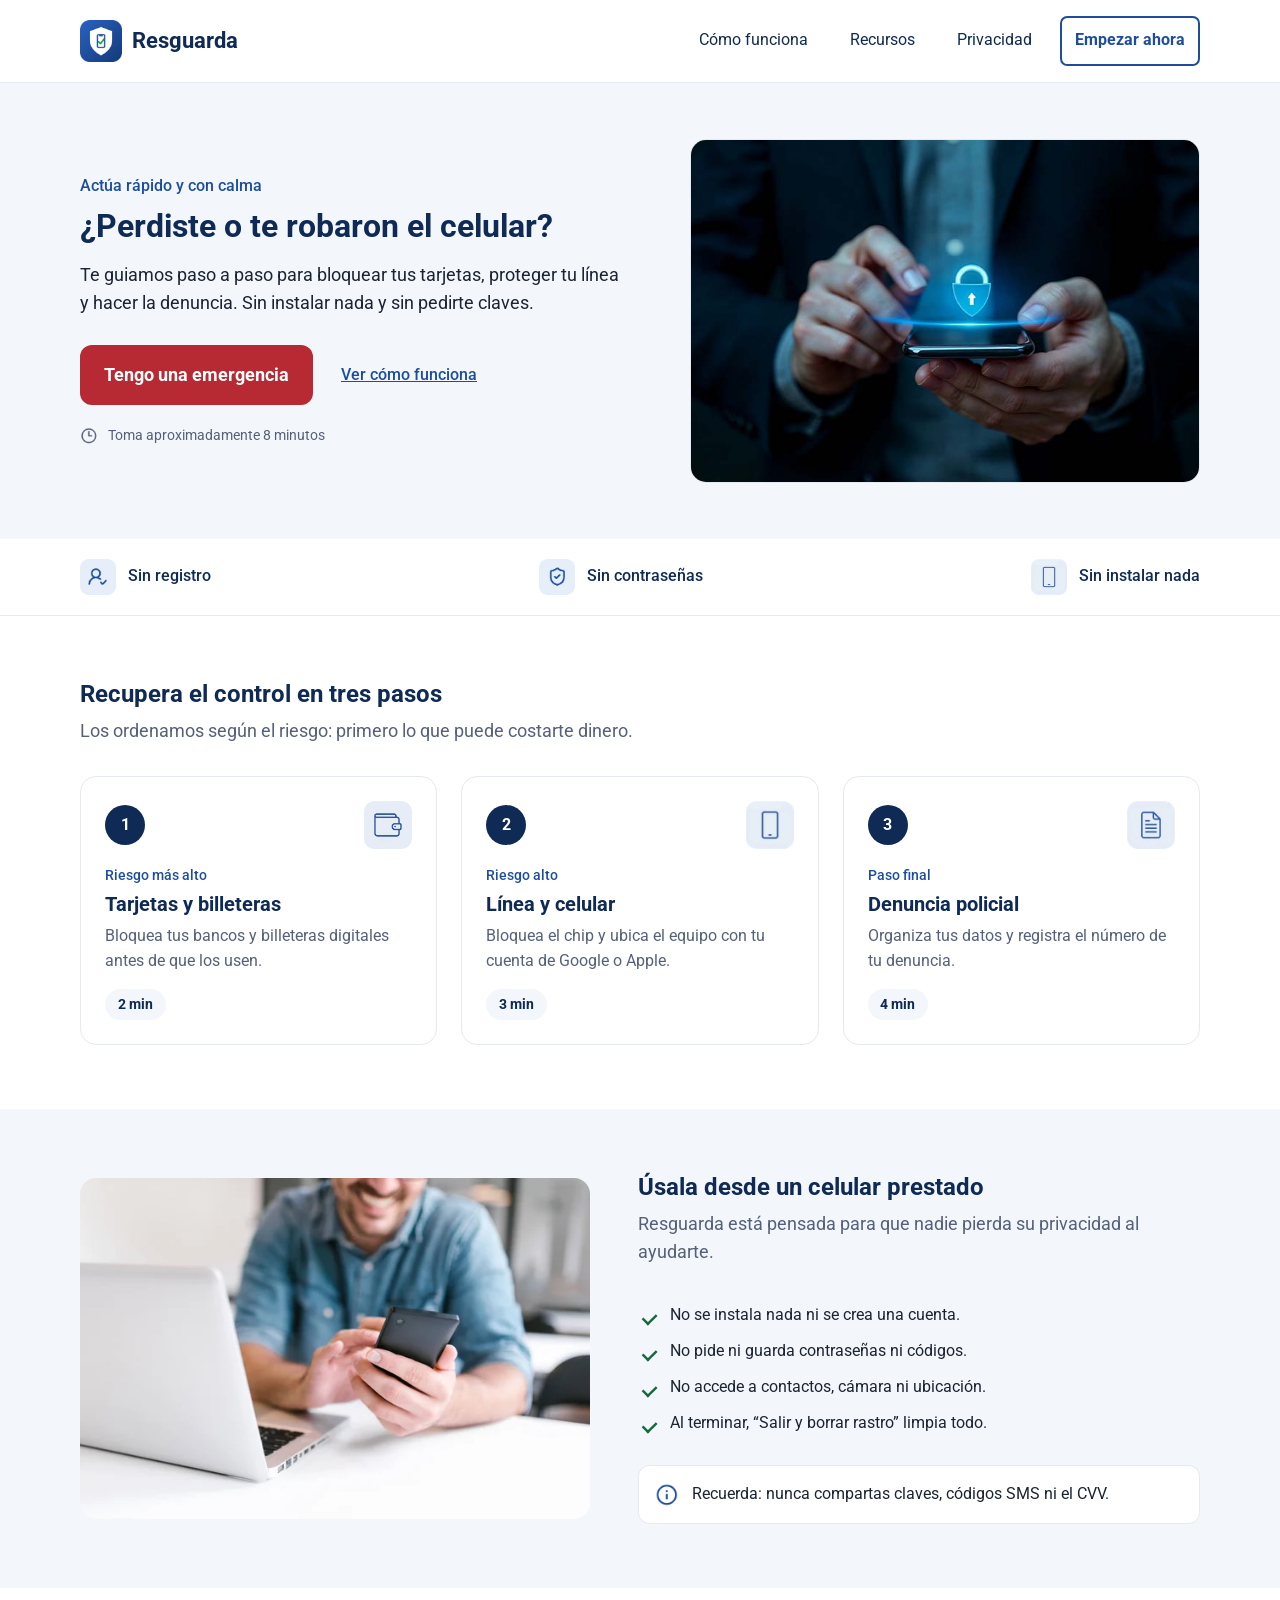
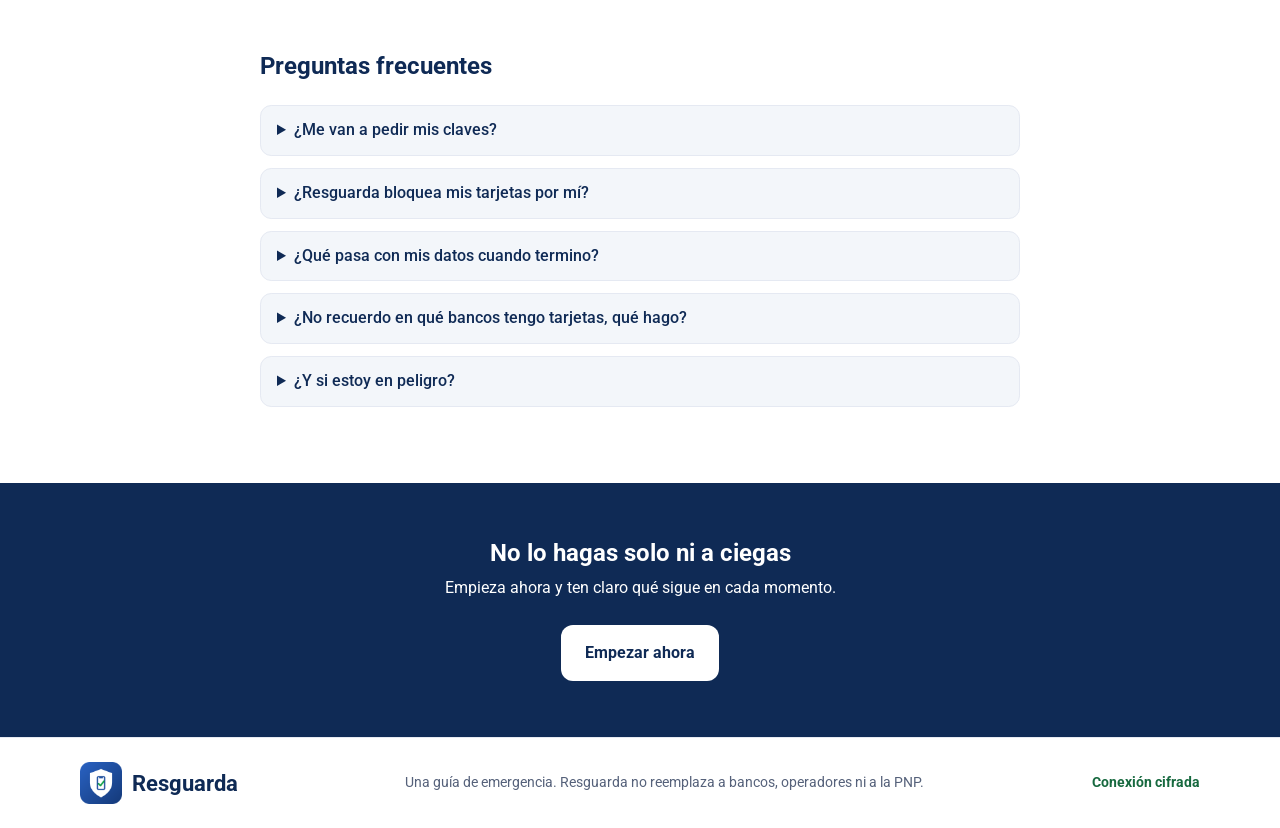
<file: index.html>
<!DOCTYPE html>
<html lang="es">
<head>
    <meta charset="utf-8">
    <meta name="viewport" content="width=device-width, initial-scale=1.0">
    <title>Resguarda | Qué hacer si te roban o pierdes el celular</title>
    <meta name="description" content="Guía paso a paso para bloquear tus tarjetas, proteger tu línea y hacer la denuncia si te roban o pierdes el celular. Sin registro y sin claves.">
    <link rel="preconnect" href="https://fonts.googleapis.com">
    <link rel="preconnect" href="https://fonts.gstatic.com" crossorigin>
    <link rel="stylesheet" href="https://fonts.googleapis.com/css2?family=Roboto:wght@400;500;700&display=swap">
    <link rel="stylesheet" href="css/styles.css">
</head>
<body>
    <header class="cabecera">
        <div class="contenedor barra">
            <a class="marca" href="index.html">
                <img src="assets/icons/icono1.png" alt="" width="42" height="42">
                <span>Resguarda</span>
            </a>
<button id="boton-menu" class="hamburguesa" type="button"
                aria-controls="navegacion" aria-expanded="false">
            <span class="lineas" aria-hidden="true"><span></span><span></span><span></span></span>
            Menú
        </button>
            <nav id="navegacion" class="navegacion" aria-label="Navegación principal">
                <ul class="menu">
                    <li><a href="#pasos">Cómo funciona</a></li>
                    <li><a href="pages/informacion.html">Recursos</a></li>
                    <li><a href="#privacidad">Privacidad</a></li>
                    <li><a class="boton-borde" href="pages/emergencia.html">Empezar ahora</a></li>
                </ul>
            </nav>
        </div>
    </header>

    <main>
        <!-- Inicio -->
        <section class="hero">
            <div class="contenedor hero-grid">
                <div class="hero-texto">
                    <p class="hero-aviso">Actúa rápido y con calma</p>
                    <h1>¿Perdiste o te robaron el celular?</h1>
                    <p class="hero-lead">Te guiamos paso a paso para bloquear tus tarjetas, proteger tu línea y hacer la denuncia. Sin instalar nada y sin pedirte claves.</p>

                    <div class="hero-acciones">
                        <a class="rojoB" href="pages/emergencia.html">Tengo una emergencia</a>
                        <a class="enlace-flecha" href="#pasos">Ver cómo funciona</a>
                    </div>

                    <div class="dato-tiempo">
                        <img src="assets/icons/reloj.png" alt="" width="18" height="18">
                        <p>Toma aproximadamente 8 minutos</p>
                    </div>
                </div>

                <img class="hero-imagen" src="assets/images/imagen2.jpg" alt="Manos sosteniendo un celular con un candado de seguridad sobre la pantalla" width="700" height="471">
            </div>
        </section>

        <!-- Beneficios -->
        <section class="beneficios" aria-label="Beneficios">
            <ul class="contenedor beneficios-lista">
                <li><img src="assets/icons/icono_persona.png" alt="" width="36" height="36"> Sin registro</li>
                <li><img src="assets/icons/icono_escudo.png" alt="" width="36" height="36"> Sin contraseñas</li>
                <li><img src="assets/icons/icon_cel.png" alt="" width="36" height="36"> Sin instalar nada</li>
            </ul>
        </section>

        <!-- Los 3 pasos -->
        <section class="seccion" id="pasos">
            <div class="contenedor">
                <h2>Recupera el control en tres pasos</h2>
                <p class="seccion-lead">Los ordenamos según el riesgo: primero lo que puede costarte dinero.</p>

                <ol class="pasos-grid">
                    <li class="tarjeta-paso">
                        <div class="tarjeta-cabecera">
                            <span class="numero-paso">1</span>
                            <img src="assets/icons/icon_mon.png" alt="" width="48" height="48">
                        </div>
                        <p class="riesgo-texto">Riesgo más alto</p>
                        <h3>Tarjetas y billeteras</h3>
                        <p class="descripcion">Bloquea tus bancos y billeteras digitales antes de que los usen.</p>
                        <span class="tiempo">2 min</span>
                    </li>
                    <li class="tarjeta-paso">
                        <div class="tarjeta-cabecera">
                            <span class="numero-paso">2</span>
                            <img src="assets/icons/icon_cel.png" alt="" width="48" height="48">
                        </div>
                        <p class="riesgo-texto">Riesgo alto</p>
                        <h3>Línea y celular</h3>
                        <p class="descripcion">Bloquea el chip y ubica el equipo con tu cuenta de Google o Apple.</p>
                        <span class="tiempo">3 min</span>
                    </li>
                    <li class="tarjeta-paso">
                        <div class="tarjeta-cabecera">
                            <span class="numero-paso">3</span>
                            <img src="assets/icons/icon_doc.png" alt="" width="48" height="48">
                        </div>
                        <p class="riesgo-texto">Paso final</p>
                        <h3>Denuncia policial</h3>
                        <p class="descripcion">Organiza tus datos y registra el número de tu denuncia.</p>
                        <span class="tiempo">4 min</span>
                    </li>
                </ol>
            </div>
        </section>

        <!-- Modo prestado -->
        <section class="seccion seccion-gris" id="privacidad">
            <div class="contenedor prestado-grid">
                <img class="prestado-imagen" src="assets/images/imagen1.jpg" alt="Persona usando un celular frente a una laptop" width="600" height="400" loading="lazy">

                <div>
                    <h2>Úsala desde un celular prestado</h2>
                    <p class="seccion-lead">Resguarda está pensada para que nadie pierda su privacidad al ayudarte.</p>
                    <ul class="lista-check">
                        <li>No se instala nada ni se crea una cuenta.</li>
                        <li>No pide ni guarda contraseñas ni códigos.</li>
                        <li>No accede a contactos, cámara ni ubicación.</li>
                        <li>Al terminar, “Salir y borrar rastro” limpia todo.</li>
                    </ul>
                    <div class="aviso-info">
                        <img src="assets/icons/icono_info.png" alt="" width="24" height="24">
                        <p>Recuerda: nunca compartas claves, códigos SMS ni el CVV.</p>
                    </div>
                </div>
            </div>
        </section>

        <!-- Preguntas frecuentes -->
        <section class="seccion" id="faq">
            <div class="contenedor faq-contenedor">
                <h2>Preguntas frecuentes</h2>
                <div class="faq">
                    <details>
                        <summary>¿Me van a pedir mis claves?</summary>
                        <p>No. Resguarda nunca te pide contraseñas, códigos SMS ni el CVV de tus tarjetas. Si alguien te los pide, no los des.</p>
                    </details>
                    <details>
                        <summary>¿Resguarda bloquea mis tarjetas por mí?</summary>
                        <p>No. Te guía y te deja a un toque el número de cada entidad, pero el bloqueo lo haces tú con tu banco u operador.</p>
                    </details>
                    <details>
                        <summary>¿Qué pasa con mis datos cuando termino?</summary>
                        <p>Solo se guardan mientras la pestaña está abierta. Al salir, todo se borra del equipo que usaste.</p>
                    </details>
                    <details>
                        <summary>¿No recuerdo en qué bancos tengo tarjetas, qué hago?</summary>
                        <p>Puedes seguir con los demás pasos y volver después. Resguarda te recomienda revisar tus movimientos cuando puedas.</p>
                    </details>
                    <details>
                        <summary>¿Y si estoy en peligro?</summary>
                        <p>Ponte a salvo primero. Para emergencias policiales llama al <a href="tel:105">105</a>.</p>
                    </details>
                </div>
            </div>
        </section>

        <!-- Cierre -->
        <section class="cierre">
            <div class="contenedor cierre-contenido">
                <h2>No lo hagas solo ni a ciegas</h2>
                <p>Empieza ahora y ten claro qué sigue en cada momento.</p>
                <a class="boton-claro" href="pages/emergencia.html">Empezar ahora</a>
            </div>
        </section>
    </main>

    <footer class="pie">
        <div class="contenedor barra">
            <a class="marca" href="index.html">
                <img src="assets/icons/icono1.png" alt="" width="42" height="42">
                <span>Resguarda</span>
            </a>

            <p class="aviso">Una guía de emergencia. Resguarda no reemplaza a bancos, operadores ni a la PNP.</p>

            <p class="seguro">Conexión cifrada</p>
        </div>
    </footer>
<script src="https://ajax.googleapis.com/ajax/libs/jquery/3.4.1/jquery.min.js"></script>
<script src="js/main.js"></script>
</body>
</html>
</file>
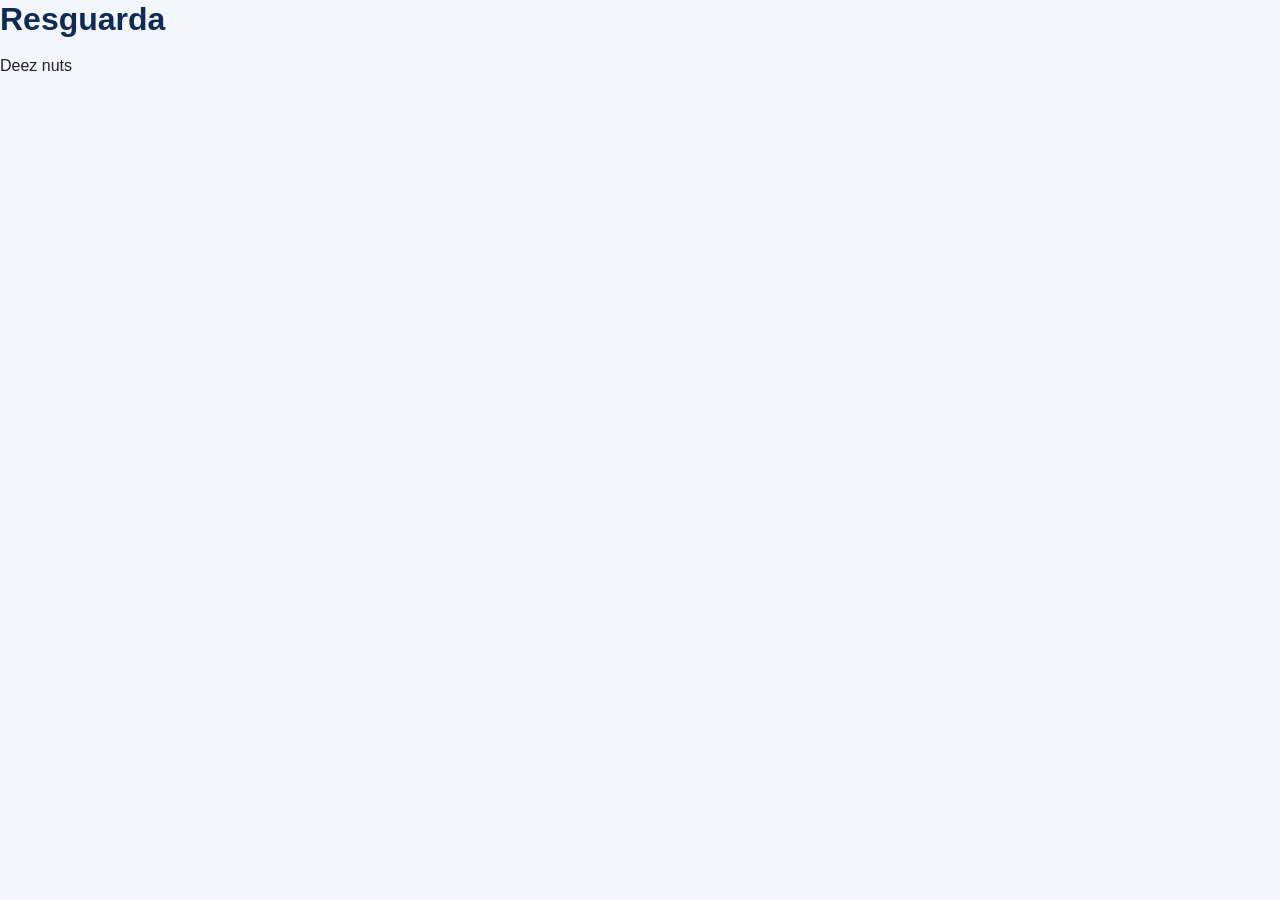
<file: pages/index.html>
<!DOCTYPE html>
<html lang="es">
<head>
        <meta charset="utf-8"/>
    <title>Resguarda</title>
    <link rel="stylesheet" href="../css/styles.css">
</head>
<body>
    <header>
        <h1>Resguarda</h1>
    </header>
    <main>
        <div class="deez_div">
            <p>Deez nuts</p>
        </div>
    </main>

</body>
</html>
</file>
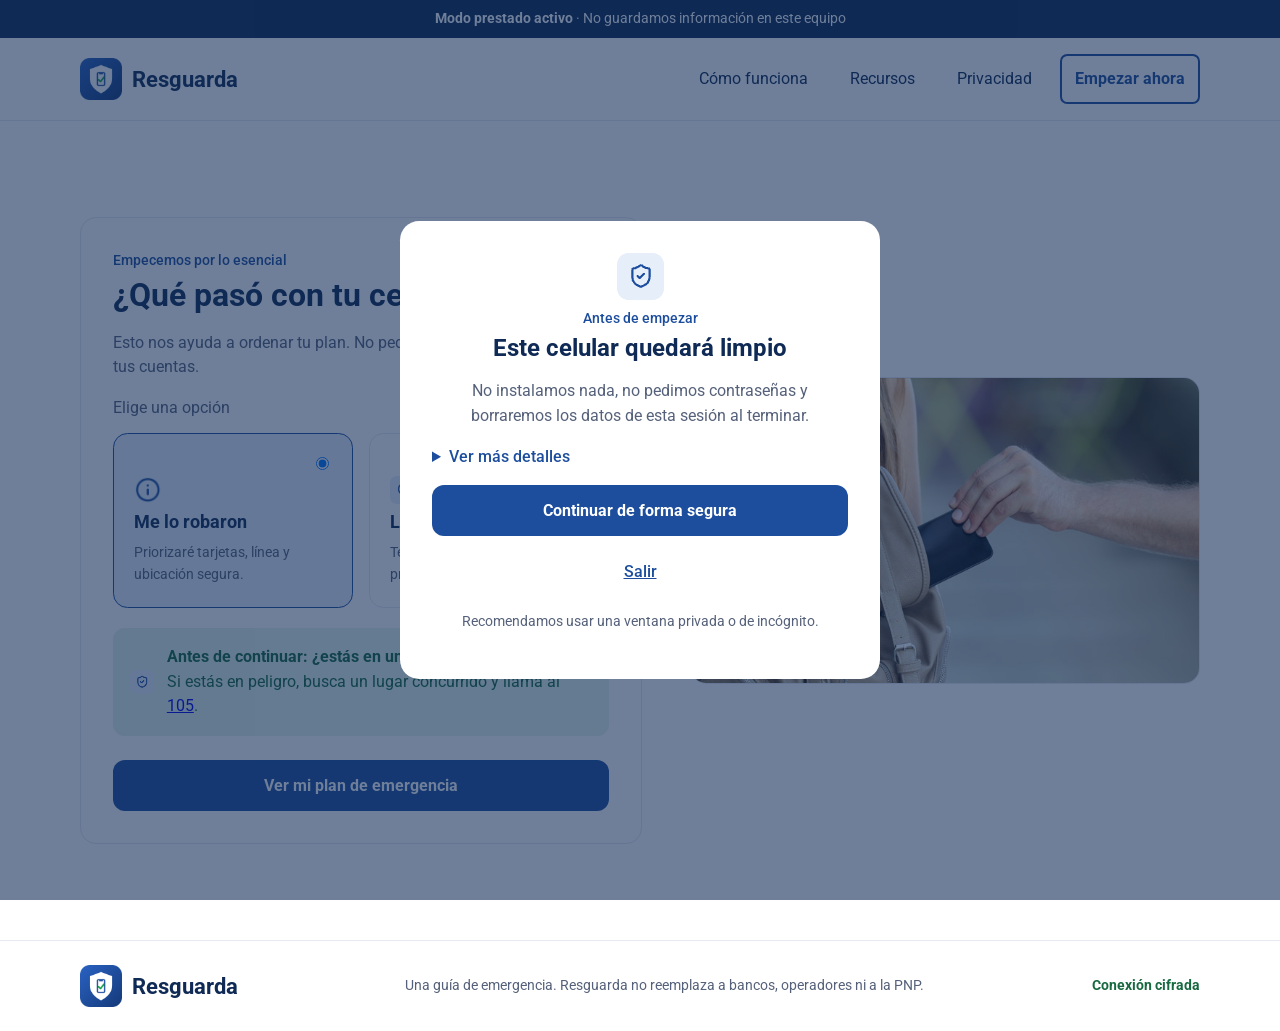
<file: pages/emergencia.html>
<!DOCTYPE html>
<html lang="es">
<head>
    <meta charset="UTF-8">
    <meta name="viewport" content="width=device-width, initial-scale=1.0">
    <title>Resguarda | ¿Qué pasó con tu celular?</title>
    <link rel="stylesheet" href="https://fonts.googleapis.com/css2?family=Roboto:wght@400;500;700&display=swap">
    <link rel="stylesheet" href="../css/styles.css">
</head>
<body>
    <!-- HU-021: aviso de modo prestado en todas las pantallas del recorrido -->
    <div class="barra-prestado">
        <p><strong>Modo prestado activo</strong> · No guardamos información en este equipo</p>
    </div>

    <!-- HU-020: aviso de privacidad antes de empezar -->
    <div class="modal" id="modal-aviso">
        <section class="modal-caja" aria-labelledby="titulo-aviso">
            <img src="../assets/icons/icono_escudo.png" alt="" width="47" height="47">
            <p class="riesgo-texto">Antes de empezar</p>
            <h2 id="titulo-aviso">Este celular quedará limpio</h2>
            <p class="descripcion">No instalamos nada, no pedimos contraseñas y borraremos los datos de esta sesión al terminar.</p>
            <details class="detalle">
                <summary>Ver más detalles</summary>
                <ul>
                    <li>No accedemos a contactos, cámara ni ubicación.</li>
                    <li>El autocompletado está desactivado.</li>
                    <li>Puedes salir y borrar el rastro en cualquier momento.</li>
                </ul>
            </details>
            <button class="btn_azul btn-ancho" type="button" id="boton-continuar">Continuar de forma segura</button>
            <a class="enlace-flecha" href="../index.html">Salir</a>
            <p class="nota">Recomendamos usar una ventana privada o de incógnito.</p>
        </section>
    </div>

    <header class="cabecera">
        <div class="contenedor barra">
            <a class="marca" href="../index.html">
                <img src="../assets/icons/icono1.png" alt="" width="42" height="42">
                <span>Resguarda</span>
            </a>
<button id="boton-menu" class="hamburguesa" type="button"
                aria-controls="navegacion" aria-expanded="false">
            <span class="lineas" aria-hidden="true"><span></span><span></span><span></span></span>
            Menú
            </button>
            <nav id="navegacion" class="navegacion" aria-label="Navegación principal">
                <ul class="menu">
                    <li><a href="../index.html#pasos">Cómo funciona</a></li>
                    <li><a href="informacion.html">Recursos</a></li>
                    <li><a href="../index.html#privacidad">Privacidad</a></li>
                    <li><a class="boton-borde" href="emergencia.html">Empezar ahora</a></li>
                </ul>
            </nav>
        </div>
    </header>

    <main class="seccion">
        <div class="contenedor hero-grid">

            <form class="panel-ruta" id="form-emergencia" autocomplete="off">
                <p class="riesgo-texto">Empecemos por lo esencial</p>
                <h1>¿Qué pasó con tu celular?</h1>
                <p class="descripcion">Esto nos ayuda a ordenar tu plan. No pediremos acceso al equipo ni a tus cuentas.</p>

                <fieldset class="opciones">
                    <legend>Elige una opción</legend>

                    <label class="opcion">
                        <input type="radio" name="situacion" value="robo" checked>
                        <img src="../assets/icons/icono_info.png" alt="" width="28" height="28">
                        <span class="opcion-titulo">Me lo robaron</span>
                        <span class="opcion-texto">Priorizaré tarjetas, línea y ubicación segura.</span>
                    </label>

                    <label class="opcion">
                        <input type="radio" name="situacion" value="perdida">
                        <img src="../assets/icons/icono_lupa.png" alt="" width="28" height="28">
                        <span class="opcion-titulo">Lo perdí</span>
                        <span class="opcion-texto">Te ayudaré a buscarlo y proteger tus accesos.</span>
                    </label>
                </fieldset>

                <div class="aviso-info aviso-verde">
                    <img src="../assets/icons/icono_escudo.png" alt="" width="24" height="24">
                    <div>
                        <p><strong>Antes de continuar: ¿estás en un lugar seguro?</strong></p>
                        <p>Si estás en peligro, busca un lugar concurrido y llama al <a href="tel:105">105</a>.</p>
                    </div>
                </div>

                <button type="submit" class="btn_azul btn-ancho">Ver mi plan de emergencia</button>
            </form>

            <img class="hero-imagen" src="../assets/images/imagen5.jpg"
                 alt="Persona a la que le sacan el celular de la mochila" width="600" height="700">

        </div>
    </main>

    <footer class="pie">
        <div class="contenedor barra">
            <a class="marca" href="../index.html">
                <img src="../assets/icons/icono1.png" alt="" width="42" height="42">
                <span>Resguarda</span>
            </a>
            <p class="aviso">Una guía de emergencia. Resguarda no reemplaza a bancos, operadores ni a la PNP.</p>
            <p class="seguro">Conexión cifrada</p>
        </div>
    </footer>

    <script src="https://ajax.googleapis.com/ajax/libs/jquery/3.4.1/jquery.min.js"></script>
    <script src="../js/main.js"></script>
    <script src="../js/emergencia.js"></script>
</body>
</html>
</file>
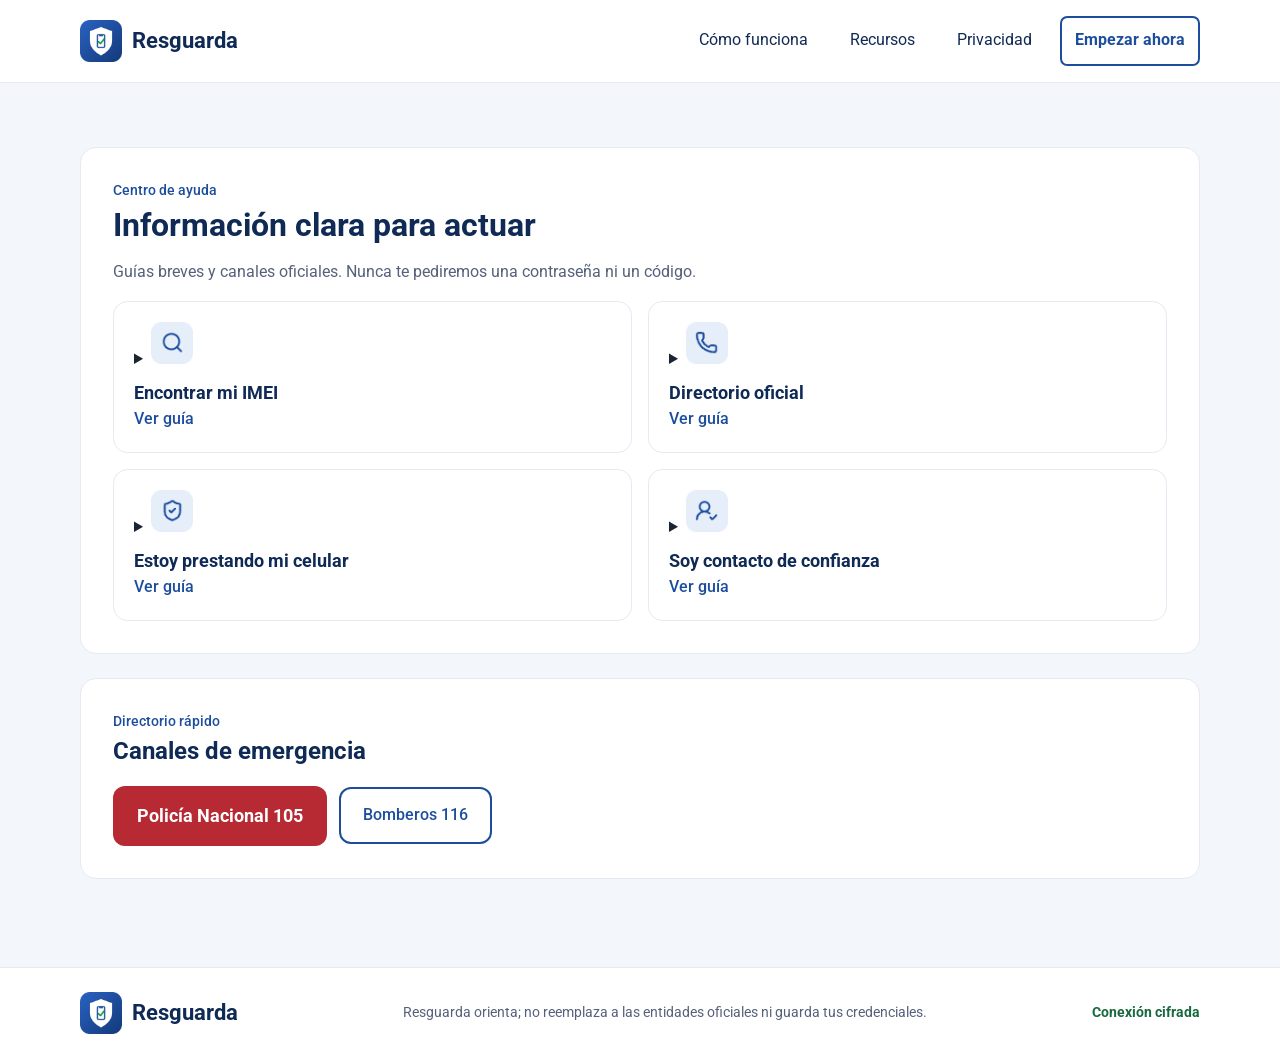
<file: pages/informacion.html>
<!DOCTYPE html>
<html lang="es">
<head>
    <meta charset="UTF-8">
    <meta name="viewport" content="width=device-width, initial-scale=1.0">
    <title>Resguarda | Centro de ayuda</title>
    <link rel="stylesheet" href="https://fonts.googleapis.com/css2?family=Roboto:wght@400;500;700&display=swap">
    <link rel="stylesheet" href="../css/styles.css">
</head>
<body>
    <header class="cabecera">
        <div class="contenedor barra">
            <a class="marca" href="../index.html">
                <img src="../assets/icons/icono1.png" alt="" width="42" height="42">
                <span>Resguarda</span>
            </a>
            <button id="boton-menu" class="hamburguesa" type="button"
                    aria-controls="navegacion" aria-expanded="false">
                <span class="lineas" aria-hidden="true"><span></span><span></span><span></span></span>
                Menú
            </button>
            <nav id="navegacion" class="navegacion" aria-label="Navegación principal">
                <ul class="menu">
                    <li><a href="../index.html#pasos">Cómo funciona</a></li>
                    <li><a href="informacion.html">Recursos</a></li>
                    <li><a href="../index.html#privacidad">Privacidad</a></li>
                    <li><a class="boton-borde" href="emergencia.html">Empezar ahora</a></li>
                </ul>
            </nav>
        </div>
    </header>

    <main class="seccion seccion-gris">
        <div class="contenedor">
            <section class="panel-ruta panel-ancho">
                <p class="riesgo-texto">Centro de ayuda</p>
                <h1>Información clara para actuar</h1>
                <p class="descripcion">Guías breves y canales oficiales. Nunca te pediremos una contraseña ni un código.</p>

                <!-- Cada guía se abre con details y summary ("Ver guía") -->
                <div class="ayuda">
                    <details class="ayuda-tarjeta">
                        <summary>
                            <img src="../assets/icons/icono_lupa.png" alt="" width="42" height="42">
                            <strong>Encontrar mi IMEI</strong>
                            <span>Ver guía</span>
                        </summary>
                        <p>Revísalo en la caja del equipo, en la boleta de compra o en la cuenta de Google o Apple vinculada. Si no lo tienes, tu operador puede dártelo con tu número de línea y tu DNI.</p>
                    </details>

                    <details class="ayuda-tarjeta">
                        <summary>
                            <img src="../assets/icons/icono_telefono.png" alt="" width="42" height="42">
                            <strong>Directorio oficial</strong>
                            <span>Ver guía</span>
                        </summary>
                        <p>Encuentra números verificados de bancos, operadores y canales de la Policía Nacional. Usa solo los publicados en la web oficial de cada entidad o en el reverso de tu tarjeta.</p>
                    </details>

                    <details class="ayuda-tarjeta">
                        <summary>
                            <img src="../assets/icons/icono_escudo.png" alt="" width="42" height="42">
                            <strong>Estoy prestando mi celular</strong>
                            <span>Ver guía</span>
                        </summary>
                        <p>Resguarda no instala nada, no accede a tus contactos y borra la sesión al terminar. Cuando la persona termine, revisa que haya pulsado “Salir y borrar rastro”.</p>
                    </details>

                    <details class="ayuda-tarjeta">
                        <summary>
                            <img src="../assets/icons/icono_persona.png" alt="" width="42" height="42">
                            <strong>Soy contacto de confianza</strong>
                            <span>Ver guía</span>
                        </summary>
                        <p>Aprende qué puedes hacer por la persona afectada sin pedirle claves ni códigos: ayúdala a llamar a los canales oficiales y a ordenar los datos de la denuncia.</p>
                    </details>
                </div>
            </section>

            <section class="panel-ruta panel-ancho">
                <p class="riesgo-texto">Directorio rápido</p>
                <h2>Canales de emergencia</h2>
                <div class="acciones">
                    <a class="rojoB" href="tel:105">Policía Nacional 105</a>
                    <a class="btn-borde" href="tel:116">Bomberos 116</a>
                </div>
            </section>
        </div>
    </main>

    <footer class="pie">
        <div class="contenedor barra">
            <a class="marca" href="../index.html">
                <img src="../assets/icons/icono1.png" alt="" width="42" height="42">
                <span>Resguarda</span>
            </a>
            <p class="aviso">Resguarda orienta; no reemplaza a las entidades oficiales ni guarda tus credenciales.</p>
            <p class="seguro">Conexión cifrada</p>
        </div>
    </footer>

    <script src="https://ajax.googleapis.com/ajax/libs/jquery/3.4.1/jquery.min.js"></script>
    <script src="../js/main.js"></script>
</body>
</html>
</file>
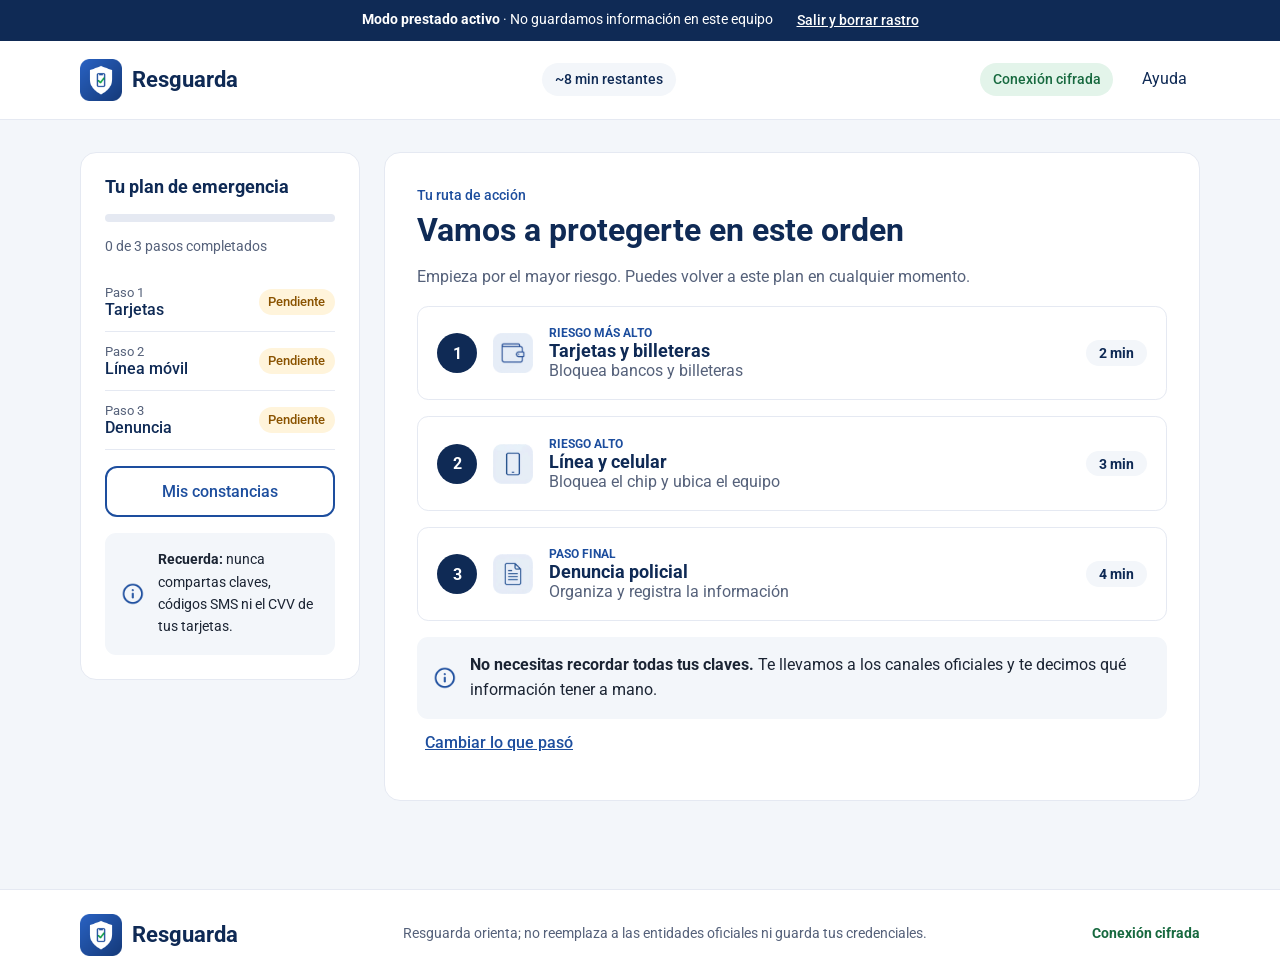
<file: pages/plan.html>
<!DOCTYPE html>
<html lang="es">
<head>
    <meta charset="UTF-8">
    <meta name="viewport" content="width=device-width, initial-scale=1.0">
    <title>Resguarda | Tu plan de emergencia</title>
    <link rel="stylesheet" href="https://fonts.googleapis.com/css2?family=Roboto:wght@400;500;700&display=swap">
    <link rel="stylesheet" href="../css/styles.css">
</head>
<body>
    <!-- HU-021: modo prestado; HU-023: salir y borrar rastro siempre visible -->
    <div class="barra-prestado">
        <p><strong>Modo prestado activo</strong> · No guardamos información en este equipo</p>
        <button class="btn-texto-claro" type="button" onclick="abrirSalir()">Salir y borrar rastro</button>
    </div>

    <header class="cabecera">
        <div class="contenedor barra">
            <a class="marca" href="../index.html">
                <img src="../assets/icons/icono1.png" alt="" width="42" height="42">
                <span>Resguarda</span>
            </a>
            <!-- HU-025: tiempo restante -->
            <span class="etiqueta-tiempo" id="tiempo">~8 min restantes</span>
            <button id="boton-menu" class="hamburguesa" type="button"
                    aria-controls="navegacion" aria-expanded="false">
                <span class="lineas" aria-hidden="true"><span></span><span></span><span></span></span>
                Menú
            </button>
            <nav id="navegacion" class="navegacion" aria-label="Navegación principal">
                <ul class="menu">
                    <!-- HU-035: indicador de conexión cifrada -->
                    <li><span class="etiqueta-segura">Conexión cifrada</span></li>
                    <li><a href="informacion.html" target="_blank">Ayuda</a></li>
                </ul>
            </nav>
        </div>
    </header>

    <!-- HU-023: confirmación antes de borrar -->
    <div class="modal oculto" id="modal-salir">
        <section class="modal-caja" aria-labelledby="titulo-salir">
            <h2 id="titulo-salir">¿Terminar y borrar la sesión?</h2>
            <p class="descripcion">Se eliminarán el progreso y los datos ingresados en este dispositivo.</p>
            <button class="rojoB btn-ancho" type="button" onclick="borrarTodo()">Sí, borrar todo</button>
            <button class="btn-borde btn-ancho" type="button" onclick="cerrarSalir()">Seguir usando</button>
        </section>
    </div>

    <main class="contenedor plan-grid" id="flujo">

        <!-- HU-001: panel lateral con el progreso del plan -->
        <aside class="lateral">
            <h2 class="lateral-titulo">Tu plan de emergencia</h2>
            <div class="progreso"><div class="progreso-barra" id="barra-progreso"></div></div>
            <p class="nota" id="texto-progreso">0 de 3 pasos completados</p>

            <ul class="lista-estados">
                <li><button type="button" onclick="abrirPaso(1)"><small>Paso 1</small> Tarjetas</button> <span class="estado pendiente" id="estado-paso-1">Pendiente</span></li>
                <li><button type="button" onclick="abrirPaso(2)"><small>Paso 2</small> Línea móvil</button> <span class="estado pendiente" id="estado-paso-2">Pendiente</span></li>
                <li><button type="button" onclick="abrirPaso(3)"><small>Paso 3</small> Denuncia</button> <span class="estado pendiente" id="estado-paso-3">Pendiente</span></li>
            </ul>

            <button class="btn-borde btn-ancho" type="button" onclick="verConstancias()">Mis constancias</button>

            <div class="aviso-info">
                <img src="../assets/icons/icono_info.png" alt="" width="24" height="24">
                <p><strong>Recuerda:</strong> nunca compartas claves, códigos SMS ni el CVV de tus tarjetas.</p>
            </div>
        </aside>

        <div>
            <!--Ruta de acción-->
            <section class="panel-ruta vista" id="vista-plan">
                <p class="riesgo-texto">Tu ruta de acción</p>
                <h1>Vamos a protegerte en este orden</h1>
                <p class="descripcion">Empieza por el mayor riesgo. Puedes volver a este plan en cualquier momento.</p>

                <!-- Solo aparece si eligió "Lo perdí" (HU-010) -->
                <div class="aviso-info aviso-ambar oculto" id="bloque-perdida">
                    <p><strong>Antes de bloquear, búscalo.</strong> Llama a tu número desde este celular y revisa si alguien lo encontró. Si no aparece, sigue con el plan: en el paso 2 puedes ubicarlo con Google o Apple.</p>
                </div>

                <button class="paso paso-boton" type="button" onclick="abrirPaso(1)">
                    <span class="paso-info">
                        <span class="numero-paso">1</span>
                        <img src="../assets/icons/icon_mon.png" alt="" width="40" height="40">
                        <span>
                            <span class="riesgo">Riesgo más alto</span>
                            <strong class="paso-titulo">Tarjetas y billeteras</strong>
                            <span class="descripcion">Bloquea bancos y billeteras</span>
                        </span>
                    </span>
                    <span class="tiempo">2 min</span>
                </button>

                <button class="paso paso-boton" type="button" onclick="abrirPaso(2)">
                    <span class="paso-info">
                        <span class="numero-paso">2</span>
                        <img src="../assets/icons/icon_cel.png" alt="" width="40" height="40">
                        <span>
                            <span class="riesgo">Riesgo alto</span>
                            <strong class="paso-titulo">Línea y celular</strong>
                            <span class="descripcion">Bloquea el chip y ubica el equipo</span>
                        </span>
                    </span>
                    <span class="tiempo">3 min</span>
                </button>

                <button class="paso paso-boton" type="button" onclick="abrirPaso(3)">
                    <span class="paso-info">
                        <span class="numero-paso">3</span>
                        <img src="../assets/icons/icon_doc.png" alt="" width="40" height="40">
                        <span>
                            <span class="riesgo">Paso final</span>
                            <strong class="paso-titulo">Denuncia policial</strong>
                            <span class="descripcion">Organiza y registra la información</span>
                        </span>
                    </span>
                    <span class="tiempo">4 min</span>
                </button>

                <div class="aviso-info">
                    <img src="../assets/icons/icono_info.png" alt="" width="24" height="24">
                    <p><strong>No necesitas recordar todas tus claves.</strong> Te llevamos a los canales oficiales y te decimos qué información tener a mano.</p>
                </div>

                <a class="enlace-flecha" href="emergencia.html">Cambiar lo que pasó</a>
            </section>

            <!-- PASO7-->
            <section class="panel-ruta vista oculto" id="vista-paso1">
                <p class="riesgo-texto">Paso 1 de 3 · Riesgo más alto</p>
                <h1>Bloquea tus tarjetas y billeteras</h1>
                <p class="descripcion">Llama solo a las entidades que usas. Nunca compartas claves, códigos SMS ni CVV.</p>

                <p class="contador" id="contador-entidades">0 de 3 entidades resueltas</p>

                <!-- La lista se dibuja con JavaScript -->
                <ul class="entidades" id="lista-entidades"></ul>

                <details class="detalle">
                    <summary>¿Usas otra entidad? Añádela aquí</summary>
                    <form class="formulario" id="form-entidad" autocomplete="off">
                        <label for="nueva-nombre">Nombre de la entidad</label>
                        <input class="campo" type="text" id="nueva-nombre" autocomplete="off" placeholder="Ej. BBVA">
                        <label for="nueva-telefono">Teléfono oficial</label>
                        <input class="campo" type="tel" id="nueva-telefono" autocomplete="off" placeholder="Ej. 01 595 0000">
                        <p class="mensaje-error oculto" id="error-entidad">Escribe el nombre y el teléfono.</p>
                        <button class="btn-borde" type="submit">Añadir entidad</button>
                    </form>
                </details>

                <label class="campo-titulo" for="codigo-bancos">Número de reporte que te dio el banco (opcional)</label>
                <input class="campo" type="text" id="codigo-bancos" autocomplete="off" placeholder="Ej. 12345678">
                <p class="nota">No escribas contraseñas ni códigos de verificación.</p>

                <div class="acciones">
                    <button class="btn-texto" type="button" onclick="mostrarVista('vista-plan')">Volver al plan</button>
                    <button class="btn_azul" type="button" onclick="terminarPaso(1)">Guardar y continuar</button>
                </div>
            </section>

            <!--  PASO 2  -->
            <section class="panel-ruta vista oculto" id="vista-paso2">
                <p class="riesgo-texto">Paso 2 de 3 · Riesgo alto</p>
                <h1>Protege tu línea y tu equipo</h1>
                <p class="descripcion">Bloquea el chip para que nadie reciba tus mensajes o códigos de verificación.</p>

                <label class="campo-titulo" for="operador">¿Cuál es tu operador?</label>
                <p class="nota">Lo usamos solo para mostrarte el número oficial.</p>
                <select class="campo" id="operador">
                    <option value="claro">Claro</option>
                    <option value="movistar">Movistar</option>
                    <option value="entel">Entel</option>
                    <option value="bitel">Bitel</option>
                </select>

                <div class="canal" id="canal-operador">
                    <p class="nota">Canal oficial de <span id="nombre-operador">Claro</span></p>
                    <p class="canal-numero" id="numero-operador">0800 00123</p>
                    <p>Pide el bloqueo de la línea y del equipo por IMEI. No dictes códigos SMS.</p>
                    <div class="acciones">
                        <a class="rojoB" id="llamar-operador" href="tel:080000123">Llamar ahora</a>
                        <button class="btn-borde" type="button" id="boton-linea" onclick="marcarLinea()">Ya bloqueé mi línea</button>
                    </div>
                    <p class="mensaje-ok oculto" id="linea-ok">Línea bloqueada. Puedes deshacerlo con el mismo botón.</p>
                </div>

                <label class="campo-titulo" for="codigo-linea">Código de reporte del operador (opcional)</label>
                <input class="campo" type="text" id="codigo-linea" autocomplete="off" placeholder="Ej. 2026-998877">

                <div class="aviso-info aviso-ambar">
                    <p><strong>No vayas solo a recuperar el equipo.</strong> Si puedes ubicarlo, comparte la información con la policía. Borrarlo de forma remota puede impedir que sigas rastreándolo.</p>
                </div>

                <!-- Los servicios de Google y Apple usan la sesión abierta del navegador -->
                <div class="aviso-info aviso-ambar">
                    <p><strong>Usa tu propia cuenta.</strong> Abre el enlace en una ventana de incógnito e inicia sesión con tu cuenta de Google o Apple, no con la del dueño de este celular. Al terminar, cierra la sesión.</p>
                </div>

                <div class="dos-enlaces">
                    <a class="enlace-caja" href="https://www.google.com/android/find" target="_blank" rel="noopener">
                        <strong>Encontrar mi Android</strong>
                        <span>Servicio oficial de Google</span>
                    </a>
                    <a class="enlace-caja" href="https://www.icloud.com/find" target="_blank" rel="noopener">
                        <strong>Buscar mi iPhone</strong>
                        <span>Servicio oficial de Apple</span>
                    </a>
                </div>

                <div class="acciones">
                    <button class="btn-texto" type="button" onclick="mostrarVista('vista-plan')">Volver al plan</button>
                    <button class="btn_azul" type="button" id="boton-fin-paso2" onclick="terminarPaso(2)">Continuar por ahora</button>
                </div>
            </section>

            <!-- PASO 3 · -->
            <section class="panel-ruta vista oculto" id="vista-paso3">
                <p class="riesgo-texto">Paso 3 de 3 · Paso final</p>
                <h1>Deja constancia de lo ocurrido</h1>
                <p class="descripcion">Reúne la información y usa el canal oficial de la Policía Nacional del Perú.</p>

                <div class="denuncia-grid">
                    <form class="formulario datos-denuncia" id="form-denuncia" autocomplete="off">
                        <h2 class="subtitulo-form">Datos listos para tu denuncia</h2>
                        <p class="nota">Completa los datos que recuerdes. El IMEI es útil, pero no obligatorio.</p>

                        <label for="den-fecha">Fecha y hora</label>
                        <input class="campo" type="text" id="den-fecha" autocomplete="off">

                        <label for="den-lugar">Lugar del incidente</label>
                        <input class="campo" type="text" id="den-lugar" autocomplete="off" placeholder="Distrito y referencia">

                        <label for="den-equipo">Datos del equipo</label>
                        <input class="campo" type="text" id="den-equipo" autocomplete="off" placeholder="Modelo e IMEI (si lo recuerdas)">
                    </form>

                    <div class="tarjeta-oscura">
                        <img src="../assets/icons/icon_doc.png" alt="" width="40" height="40">
                        <h2>Denuncia policial digital</h2>
                        <p>Abre el portal oficial de la PNP. No ingreses datos en enlaces recibidos por mensajes.</p>
                        <a class="btn-claro" href="https://www.policia.gob.pe" target="_blank" rel="noopener">Ir al portal oficial</a>
                        <p class="nota-clara">Si hubo violencia o lesiones, llama al <a href="tel:105">105</a> o acude a una comisaría.</p>
                    </div>
                </div>

                <label class="campo-titulo" for="numero-denuncia">Número de denuncia o constancia (opcional)</label>
                <p class="nota">No ingreses contraseñas ni códigos de verificación.</p>
                <input class="campo" type="text" id="numero-denuncia" autocomplete="off" placeholder="Ej. 2026-001234">

                <div class="acciones">
                    <button class="btn-texto" type="button" onclick="mostrarVista('vista-plan')">Volver al plan</button>
                    <button class="btn_azul" type="button" onclick="terminarPaso(3)">Finalizar mi plan</button>
                </div>
            </section>

            <!--  Mis constancias -->
            <section class="panel-ruta vista oculto" id="vista-constancias">
                <p class="riesgo-texto">Tu respaldo</p>
                <h1>Mis constancias</h1>
                <p class="descripcion">Aquí reunimos lo que hiciste y lo que falta. No guardamos claves ni datos bancarios.</p>

                <p class="mensaje-error oculto" id="aviso-pendientes">Aún tienes acciones pendientes. Complétalas cuanto antes.</p>

                <ul class="constancias" id="lista-constancias"></ul>

                <div class="aviso-info aviso-azul">
                    <div>
                        <p><strong>Envíalas a tu correo.</strong> Es más seguro que descargar archivos en un celular prestado.</p>
                        <form class="formulario formulario-fila" id="form-correo" autocomplete="off">
                            <label class="oculto-lector" for="correo">Tu correo</label>
                            <input class="campo" type="email" id="correo" autocomplete="off" placeholder="tucorreo@ejemplo.com" required>
                            <button class="btn-borde" type="submit">Preparar envío</button>
                        </form>
                        <p class="mensaje-ok oculto" id="ok-correo">Listo. Tus constancias quedaron preparadas para enviarse a ese correo.</p>
                    </div>
                </div>

                <div class="acciones">
                    <button class="btn-texto" type="button" onclick="mostrarVista('vista-plan')">Volver al plan</button>
                    <button class="btn-borde" type="button" onclick="abrirSalir()">Terminar y borrar rastro</button>
                </div>
            </section>
        </div>
    </main>

    <!-- Pantalla final  -->
    <main class="contenedor oculto" id="vista-final">
        <section class="panel-ruta final">
            <img src="../assets/icons/icono_escudo.png" alt="" width="47" height="47">
            <p class="riesgo-texto">Sesión finalizada</p>
            <h1>Este celular quedó limpio</h1>
            <ul class="lista-check">
                <li>Datos de los formularios eliminados</li>
                <li>Progreso eliminado</li>
                <li>Sin archivos descargados</li>
            </ul>
            <p class="descripcion">Gracias por prestar tu celular y ayudar.</p>
            <a class="btn_azul" href="../index.html">Volver al inicio</a>
        </section>
    </main>

    <footer class="pie">
        <div class="contenedor barra">
            <a class="marca" href="../index.html">
                <img src="../assets/icons/icono1.png" alt="" width="42" height="42">
                <span>Resguarda</span>
            </a>
            <p class="aviso">Resguarda orienta; no reemplaza a las entidades oficiales ni guarda tus credenciales.</p>
            <p class="seguro">Conexión cifrada</p>
        </div>
    </footer>

    <script src="https://ajax.googleapis.com/ajax/libs/jquery/3.4.1/jquery.min.js"></script>
    <script src="../js/main.js"></script>
    <script src="../js/plan.js"></script>
</body>
</html>
</file>
<file: css/styles.css>
:root {
  --blanco: #FFFFFF;
  --gris-niebla: #F3F6FA;
  --azul-confianza: #1D4E9E;
  --azul-noche: #0F2A55;
  --tinta: #1B2433;
  --gris-apoyo: #55617A;
  --rojo-accion: #B72A34;
  --verde: #17693F;
  --ambar: #8A5300;
  --fondo-en-curso: #E6EEFA;
}

.hamburguesa {
  display: none;
  align-items: center;
  gap: .6rem;
  min-height: 44px;
  padding: .5rem .9rem;
  background: var(--blanco);
  color: var(--azul-confianza);
  border: 2px solid var(--azul-confianza);
  border-radius: .45rem;
  font: inherit;
  font-weight: bold;
  cursor: pointer;
}

.lineas { display: flex; flex-direction: column; gap: 4px; }
.lineas span {
  display: block;
  width: 22px;
  height: 3px;
  background: currentColor;
  border-radius: 2px;
}

.btn_azul {
  background-color: rgb(29, 78, 158);
  color: white;
  font-size: 16px;
  font-weight: bold;
  padding: 16px 24px;
  border: none;
  border-radius: 12px;
  cursor: pointer;
}
* {
  box-sizing: border-box;
}

body {
  margin: 0;
  font-family: Roboto, Arial, sans-serif;
  line-height: 1.55;
}

.contenedor {
  width: 92%;
  max-width: 1120px;
  margin: 0 auto;
}

.cabecera {
  background: white;
  border-bottom: 1px solid #e5e9f2;
  position: sticky;
  top: 0;
  z-index: 100;
}

.barra {
  display: flex;
  align-items: center;
  justify-content: space-between;
  gap: 1rem;
  padding: 1rem 0;
}

.marca {
  display: flex;
  align-items: center;
  gap: .6rem;
  text-decoration: none;
  font-size: 1.4rem;
  font-weight: bold;
  color: var(--azul-noche);
}

.menu {
  display: flex;
  align-items: center;
  gap: 1rem;
  list-style: none;
  margin: 0;
  padding: 0;
}

.menu a {
  display: block;
  padding: .65rem .8rem;
  color: var(--azul-noche);
  text-decoration: none;
}

.menu .boton-borde {
  background: white;
  color: var(--azul-confianza);
  border: 2px solid var(--azul-confianza);
  border-radius: .45rem;
  font-weight: bold;
}

.menu .boton-borde:hover {
  background: var(--azul-confianza);
  color: white;
}

.pie {
  background: white;
  border-top: 1px solid #e5e9f2;
  padding: .5rem 0;
}

.pie .aviso {
  font-size: .9rem;
  color: var(--gris-apoyo);
  margin: 0;
}

.pie .seguro {
  font-size: .9rem;
  font-weight: bold;
  color: var(--verde);
  margin: 0;
}
.imagen-principal {
    max-width: 500px;
    width: 100%;
    height: auto;
}

.rojoB {
  background-color: rgb(183,42,52);
  color:white;
  font-size: 16px;
  font-weight: bold;
  padding: 16px 24px;
  border:none;
  border-radius: 12px;
  cursor:pointer;
}
.dato-tiempo {
  display: flex;
  align-items: center; 
  gap: .6rem;         
}

.dato-tiempo p {
  margin: 0;           
}

body {
  background: #f3f6fa;   
  color: #1b2433;    
}

.panel-ruta {
  max-width: 900px;
  margin: 2rem auto;
  padding: 2rem;
  background: #ffffff;
  border: 1px solid #e5e9f2;
  border-radius: 1rem;
}

.panel-ruta h1,
.paso h3 {
  color: #0f2a55;     
}

.panel-ruta .etiqueta {
  color: #1d4e9e;        
}


.paso {
  display: flex;
  align-items: center;
  justify-content: space-between;
  gap: 1rem;
  padding: 1.2rem;
  margin-bottom: 1rem;
  background: #ffffff;
  border: 1px solid #e5e9f2;
  
  border-radius: .7rem;
}


.paso-info {
  display: flex;
  align-items: center;
  gap: 1rem;
}

.paso-info p,
.paso-info h3 {
  margin: 0;
}

.numero-paso {
  display: flex;
  align-items: center;
  justify-content: center;
  width: 40px;
  height: 40px;
  border-radius: 50%;
  background: #0f2a55; 
  color: #ffffff;
  font-weight: bold;
}

.riesgo {
  font-size: .75rem;
  font-weight: bold;
  text-transform: uppercase;
  color: #1d4e9e;
}

.descripcion {
  color: #55617a;       
}

.tiempo {
  padding: .3rem .8rem;
  border-radius: 2rem;
  background: #f3f6fa;
  color: #0f2a55;
  font-size: .85rem;
  font-weight: bold;
}


.aviso-info {
  display: flex;
  align-items: center;
  gap: .8rem;
  padding: 1rem;
  border-radius: .7rem;
  background: #f3f6fa;
}

.aviso-info p {
  margin: 0;
}

@media (max-width: 600px) {
  .paso {
    flex-wrap: wrap;
    border: 1px solid #e5e9f2;
  }
}
.lista-pasos {
  padding: 1rem;
  margin-bottom: 1rem;
  background: #f3f6fa;     
  border: 1px solid #1d4e9e;
  border-radius: 1rem;
}


.lista-pasos .paso:last-child {
  margin-bottom: 0;
}


a:focus-visible,
button:focus-visible,
summary:focus-visible {
  outline: 3px solid var(--azul-confianza);
  outline-offset: 3px;
}


html { scroll-behavior: smooth; }
section[id] { scroll-margin-top: 5rem; }

h1, h2, h3 { color: var(--azul-noche); line-height: 1.2; }
h1 { font-size: 2rem; margin: 0 0 1rem; }
h2 { font-size: 1.5rem; margin: 0 0 .5rem; }

.seccion { padding: 4rem 0; background: var(--blanco); }
.seccion-gris { background: var(--gris-niebla); }
.seccion-lead { color: var(--gris-apoyo); font-size: 1.125rem; margin: 0 0 2rem; }

.marca span { color: var(--azul-noche); }


a.rojoB {
  display: inline-block;
  min-height: 44px;
  font-size: 1.125rem;
  text-decoration: none;
}
a.rojoB:hover { background-color: #9a222b; }

.enlace-flecha {
  display: inline-block;
  padding: .75rem .5rem;
  font-weight: 500;
  color: var(--azul-confianza);
}

/* ===== Hero ===== */
.hero { background: var(--gris-niebla); padding: 3.5rem 0; }

.hero-grid {
  display: grid;
  grid-template-columns: 1.1fr 1fr;
  align-items: center;
  gap: 3rem;
}

.hero-aviso { margin: 0 0 .5rem; font-weight: 500; color: var(--azul-confianza); }
.hero-lead { font-size: 1.125rem; color: var(--tinta); margin: 0 0 1.75rem; max-width: 34rem; }

.hero-acciones {
  display: flex;
  align-items: center;
  flex-wrap: wrap;
  gap: .75rem 1.25rem;
  margin-bottom: 1.25rem;
}

.dato-tiempo p { color: var(--gris-apoyo); font-size: .9rem; }

.hero-imagen {
  width: 100%;
  height: auto;
  border-radius: 1rem;
  border: 1px solid #e5e9f2;
}


.beneficios { background: var(--blanco); border-bottom: 1px solid #e5e9f2; }

.beneficios-lista {
  list-style: none;
  margin: 0 auto;
  padding: 1.25rem 0;
  display: flex;
  justify-content: space-between;
  flex-wrap: wrap;
  gap: 1rem 1.5rem;
}

.beneficios-lista li {
  display: flex;
  align-items: center;
  gap: .75rem;
  font-weight: 500;
  color: var(--azul-noche);
}


.pasos-grid {
  list-style: none;
  margin: 0;
  padding: 0;
  display: grid;
  grid-template-columns: repeat(3, 1fr);
  gap: 1.5rem;
}

.tarjeta-paso {
  display: flex;
  flex-direction: column;
  align-items: flex-start;
  padding: 1.5rem;
  background: var(--blanco);
  border: 1px solid #e5e9f2;
  border-radius: 1rem;
}

.tarjeta-cabecera {
  display: flex;
  align-items: center;
  justify-content: space-between;
  width: 100%;
  margin-bottom: 1rem;
}

.riesgo-texto { margin: 0 0 .25rem; font-size: .9rem; font-weight: 500; color: var(--azul-confianza); }
.tarjeta-paso h3 { font-size: 1.25rem; margin: 0 0 .5rem; }
.tarjeta-paso .descripcion { margin: 0 0 1rem; flex-grow: 1; }


.prestado-grid {
  display: grid;
  grid-template-columns: 1fr 1.1fr;
  align-items: center;
  gap: 3rem;
}

.prestado-imagen { width: 100%; height: auto; border-radius: 1rem; }

.lista-check { list-style: none; margin: 0 0 1.5rem; padding: 0; }

.lista-check li {
  position: relative;
  padding: .35rem 0 .35rem 2rem;
}


.lista-check li::before {
  content: "";
  position: absolute;
  left: .35rem;
  top: .7rem;
  width: .5rem;
  height: .9rem;
  border: solid var(--verde);
  border-width: 0 3px 3px 0;
  transform: rotate(45deg) scale(.8);
}

.seccion-gris .aviso-info { background: var(--blanco); border: 1px solid #e5e9f2; }


.faq-contenedor { max-width: 760px; }
.faq-contenedor h2 { margin-bottom: 1.5rem; }

.faq details {
  background: var(--gris-niebla);
  border: 1px solid #e5e9f2;
  border-radius: .7rem;
  margin-bottom: .75rem;
}

.faq summary {
  min-height: 44px;
  padding: .75rem 1rem;
  font-weight: 500;
  color: var(--azul-noche);
  cursor: pointer;
}

.faq details[open] summary { color: var(--azul-confianza); }
.faq details p { margin: 0; padding: 0 1rem 1rem; color: var(--tinta); }
.faq a { color: var(--azul-confianza); font-weight: 700; }


.cierre { background: var(--azul-noche); padding: 3.5rem 0; text-align: center; }
.cierre h2 { color: var(--blanco); }
.cierre p { color: var(--blanco); margin: 0 0 1.5rem; }

.boton-claro {
  display: inline-block;
  padding: 16px 24px;
  background: var(--blanco);
  color: var(--azul-noche);
  font-weight: 700;
  border-radius: 12px;
  text-decoration: none;
}

.boton-claro:hover { background: var(--fondo-en-curso); }
.cierre a:focus-visible { outline-color: var(--blanco); }


@media (max-width: 800px) {
  .hero-grid,
  .prestado-grid { grid-template-columns: 1fr; gap: 2rem; }
  .pasos-grid { grid-template-columns: 1fr; }
  .seccion { padding: 3rem 0; }
    .barra { flex-wrap: wrap; }
  .hamburguesa { display: inline-flex; }

  .navegacion { display: none; width: 100%; }
  .navegacion.abierto { display: block; }

  .menu {
    flex-direction: column;
    align-items: stretch;
    gap: .25rem;
    padding-bottom: 1rem;
  }
  .menu a { min-height: 44px; }
  .pie .barra { flex-direction: column; text-align: center; }
}

@media (prefers-reduced-motion: reduce) {
  html { scroll-behavior: auto; }
}

.opciones {
  border: 0;
  padding: 0;
  margin: 0 0 1.25rem;
  display: grid;
  grid-template-columns: 1fr 1fr;
  gap: 1rem;
}

.opciones legend {
  padding: 0;
  margin-bottom: .75rem;
  color: var(--gris-apoyo);
}

.opcion {
  display: flex;
  flex-direction: column;
  gap: .35rem;
  padding: 1.25rem;
  background: var(--blanco);
  border: 1px solid #e5e9f2;
  border-radius: .9rem;
  cursor: pointer;
}

.opcion:hover { border-color: var(--azul-confianza); }

.opcion input { align-self: flex-end; }

.opcion input:focus-visible {
  outline: 3px solid var(--azul-confianza);
  outline-offset: 3px;
}

.opcion.seleccionada {
  background: #E6EEFA;
  border-color: var(--azul-confianza);
}

.opcion-titulo { font-weight: 700; color: var(--azul-noche); font-size: 1.1rem; }
.opcion-texto { font-size: .9rem; color: var(--gris-apoyo); }

.aviso-verde {
  background: #E3F4EA;
  border: 1px solid #E3F4EA;
  color: var(--verde);
  margin-bottom: 1.5rem;
}

.btn-ancho { width: 100%; }
.btn_azul:hover { background-color: var(--azul-noche); }

@media (max-width: 800px) {
  .opciones { grid-template-columns: 1fr; }
}


/*RECORRIDO DE EMERGENCIA */

/*clases de apoyo para JavaScript */
.oculto {
  display: none;
}

.oculto-lector {
  position: absolute;
  left: -9999px;
}

.nota {
  display: block;
  font-size: .875rem;
  color: #55617A;
}

/* barra de modo prestado */
.barra-prestado {
  display: flex;
  justify-content: center;
  align-items: center;
  flex-wrap: wrap;
  gap: .5rem 1.5rem;
  padding: .5rem 1rem;
  background-color: #0F2A55;
  color: #FFFFFF;
  font-size: .9rem;
}

.barra-prestado p {
  margin: 0;
}

.btn-texto-claro {
  padding: .25rem 0;
  font-family: inherit;
  font-size: .9rem;
  font-weight: 500;
  color: #FFFFFF;
  text-decoration: underline;
  background-color: transparent;
  border: none;
  cursor: pointer;
}

.etiqueta-tiempo,
.etiqueta-segura {
  display: inline-block;
  padding: .35rem .8rem;
  border-radius: 2rem;
  font-size: .875rem;
  font-weight: 500;
}

.etiqueta-tiempo {
  background-color: #F3F6FA;
  color: #0F2A55;
}

.etiqueta-segura {
  background-color: #E3F4EA;
  color: #17693F;
}

/* botones secundarios */
button.rojoB,
.btn_azul,
.btn-borde,
.btn-claro {
  display: inline-block;
  min-height: 44px;
  font-family: inherit;
  text-align: center;
  text-decoration: none;
}

.btn-borde {
  padding: 14px 22px;
  font-size: 16px;
  font-weight: 500;
  color: #1D4E9E;
  background-color: #FFFFFF;
  border: 2px solid #1D4E9E;
  border-radius: 12px;
  cursor: pointer;
}

.btn-borde:hover {
  background-color: #E6EEFA;
}

.btn-claro {
  padding: 14px 22px;
  font-weight: 500;
  color: #0F2A55;
  background-color: #FFFFFF;
  border-radius: 12px;
}

.btn-claro:hover {
  background-color: #E6EEFA;
}

.btn-texto {
  padding: .5rem 0;
  font-family: inherit;
  font-size: 1rem;
  font-weight: 500;
  color: #1D4E9E;
  text-decoration: underline;
  background-color: transparent;
  border: none;
  cursor: pointer;
}

.acciones {
  display: flex;
  flex-wrap: wrap;
  align-items: center;
  gap: .75rem;
  margin-top: 1.25rem;
}

/* (aviso de privacidad y salida) */
.modal {
  position: fixed;
  top: 0;
  left: 0;
  width: 100%;
  height: 100%;
  display: flex;
  justify-content: center;
  align-items: center;
  padding: 1rem;
  background-color: rgba(15, 42, 85, 0.6);
  z-index: 200;
}

.modal.oculto {
  display: none;
}

.modal-caja {
  width: 100%;
  max-width: 480px;
  padding: 2rem;
  text-align: center;
  background-color: #FFFFFF;
  border-radius: 1.2rem;
}

.modal-caja .btn-ancho {
  margin-bottom: .75rem;
}

.detalle {
  margin: 1rem 0;
  text-align: left;
}

.detalle summary {
  font-weight: 500;
  color: #1D4E9E;
  cursor: pointer;
}

.plan-grid {
  display: grid;
  grid-template-columns: 280px 1fr;
  gap: 1.5rem;
  align-items: start;
  padding: 2rem 0 4rem;
}

.plan-grid.oculto {
  display: none;
}

.plan-grid .panel-ruta {
  max-width: none;
  margin: 0 0 1.5rem;
}

.lateral {
  padding: 1.5rem;
  background-color: #FFFFFF;
  border: 1px solid #E5E9F2;
  border-radius: 1rem;
}

.lateral-titulo {
  margin: 0 0 1rem;
  font-size: 1.1rem;
}

.progreso {
  height: 8px;
  background-color: #E5E9F2;
  border-radius: 8px;
}

.progreso-barra {
  width: 0;
  height: 8px;
  background-color: #17693F;
  border-radius: 8px;
}

.lista-estados {
  margin: 1rem 0;
  padding: 0;
  list-style: none;
}

.lista-estados li {
  display: flex;
  justify-content: space-between;
  align-items: center;
  gap: .5rem;
  padding: .5rem 0;
  border-bottom: 1px solid #E5E9F2;
}

.lista-estados button {
  padding: .25rem 0;
  font-family: inherit;
  font-size: 1rem;
  font-weight: 500;
  color: #0F2A55;
  text-align: left;
  background-color: transparent;
  border: none;
  cursor: pointer;
}

.lista-estados button:hover {
  color: #1D4E9E;
  text-decoration: underline;
}

.lista-estados small {
  display: block;
  font-weight: 400;
  color: #55617A;
}

.lateral .aviso-info {
  margin-top: 1rem;
  font-size: .9rem;
}

/* Etiquetas de estado */
.estado {
  display: inline-block;
  padding: .2rem .6rem;
  border-radius: 2rem;
  font-size: .8rem;
  font-weight: 500;
}

.pendiente {
  background-color: #FFF4DB;
  color: #8A5300;
}

.en-curso {
  background-color: #E6EEFA;
  color: #1D4E9E;
}

.hecho {
  background-color: #E3F4EA;
  color: #17693F;
}

.gris {
  background-color: #F3F6FA;
  color: #55617A;
}

/* Las tarjetas de los pasos son botones */
.paso-boton {
  width: 100%;
  font-family: inherit;
  font-size: 1rem;
  text-align: left;
  cursor: pointer;
}

.paso-boton:hover {
  border-color: #1D4E9E;
}

.paso-titulo {
  display: block;
  font-size: 1.15rem;
  color: #0F2A55;
}

.paso-boton .riesgo,
.paso-boton .descripcion {
  display: block;
}

/* entidades, formularios y avisos */
.contador {
  font-weight: 500;
  color: #0F2A55;
}

.entidades {
  margin: 0 0 1rem;
  padding: 0;
  list-style: none;
}

.entidad {
  margin-bottom: .75rem;
  padding: 1.1rem;
  border: 1px solid #E5E9F2;
  border-radius: .9rem;
}

.entidad strong {
  display: block;
  font-size: 1.1rem;
  color: #0F2A55;
}

.entidad .acciones {
  margin-top: .75rem;
}

.formulario {
  display: flex;
  flex-direction: column;
  gap: .35rem;
  margin: 1rem 0;
}

.formulario label,
.campo-titulo {
  display: block;
  margin-top: .5rem;
  font-weight: 500;
  color: #0F2A55;
}

.campo {
  width: 100%;
  padding: .7rem .9rem;
  font-family: inherit;
  font-size: 1rem;
  border: 1px solid #55617A;
  border-radius: .6rem;
  background-color: #FFFFFF;
}

.formulario button {
  align-self: flex-start;
  margin-top: .75rem;
}

.formulario-fila {
  flex-direction: row;
  flex-wrap: wrap;
  align-items: center;
}

.formulario-fila .campo {
  flex: 1;
}

.formulario-fila button {
  margin-top: 0;
}

.subtitulo-form {
  margin: 0 0 .25rem;
  font-size: 1.2rem;
}

.mensaje-error {
  margin: .5rem 0;
  padding: .75rem 1rem;
  font-weight: 500;
  color: #B72A34;
  background-color: #FFFFFF;
  border: 2px solid #B72A34;
  border-radius: .6rem;
}

.mensaje-ok {
  margin: .5rem 0;
  font-weight: 500;
  color: #17693F;
}

.aviso-ambar {
  background-color: #FFF4DB;
  margin: 1rem 0;
}

.aviso-azul {
  background-color: #E6EEFA;
  margin: 1rem 0;
}

/* PASO 7: canal del operador y enlaces de localización */
.canal {
  margin: 1rem 0;
  padding: 1.25rem;
  background-color: #F3F6FA;
  border: 1px solid #E5E9F2;
  border-radius: .9rem;
}

.canal-hecho {
  background-color: #E3F4EA;
}

.canal-numero {
  margin: .25rem 0;
  font-size: 1.8rem;
  font-weight: 700;
  color: #0F2A55;
}

.dos-enlaces {
  display: grid;
  grid-template-columns: 1fr 1fr;
  gap: 1rem;
}

.enlace-caja {
  display: block;
  padding: 1rem 1.25rem;
  text-decoration: none;
  border: 1px solid #E5E9F2;
  border-radius: .9rem;
}

.enlace-caja:hover {
  border-color: #1D4E9E;
}

.enlace-caja strong {
  display: block;
  color: #0F2A55;
}

.enlace-caja span {
  font-size: .875rem;
  color: #55617A;
}

/* PASO 8: denuncia */
.denuncia-grid {
  display: grid;
  grid-template-columns: 1.4fr 1fr;
  gap: 1.25rem;
  align-items: start;
}

.datos-denuncia {
  margin: 0;
  padding: 1.25rem;
  border: 1px solid #E5E9F2;
  border-radius: .9rem;
}

.tarjeta-oscura {
  padding: 1.5rem;
  background-color: #0F2A55;
  color: #FFFFFF;
  border-radius: 1rem;
}

.tarjeta-oscura h2 {
  color: #FFFFFF;
  font-size: 1.3rem;
}

.nota-clara {
  margin: 1rem 0 0;
  font-size: .875rem;
}

.nota-clara a {
  color: #FFFFFF;
}

/* PASO 9: constancias */
.constancias {
  margin: 0;
  padding: 0;
  list-style: none;
}

.constancia {
  margin-bottom: .75rem;
  padding: 1rem 1.25rem;
  background-color: #E3F4EA;
  border-left: 5px solid #17693F;
  border-radius: .6rem;
}

.constancia strong {
  display: block;
  color: #0F2A55;
}

.constancia-pendiente {
  background-color: #FFF4DB;
  border-left-color: #8A5300;
}

.final {
  max-width: 640px;
  text-align: center;
}

/*centro de ayuda */
.panel-ancho {
  max-width: none;
  margin: 0 0 1.5rem;
}

.ayuda {
  display: grid;
  grid-template-columns: repeat(2, 1fr);
  gap: 1rem;
}

.ayuda-tarjeta {
  padding: 1.25rem;
  border: 1px solid #E5E9F2;
  border-radius: .9rem;
}

.ayuda-tarjeta summary {
  cursor: pointer;
}

.ayuda-tarjeta summary strong {
  display: block;
  margin-top: .5rem;
  font-size: 1.1rem;
  color: #0F2A55;
}

.ayuda-tarjeta summary span {
  font-weight: 500;
  color: #1D4E9E;
}

/* responsive del recorrido */
@media (max-width: 800px) {
  .plan-grid,
  .denuncia-grid {
    grid-template-columns: 1fr;
  }

  .lista-estados {
    display: flex;
    gap: .5rem;
  }

  .lista-estados li {
    flex: 1;
    flex-direction: column;
    align-items: flex-start;
    padding: .6rem;
    background-color: #F3F6FA;
    border: none;
    border-radius: .6rem;
  }
}

@media (max-width: 600px) {
  .lista-estados {
    flex-direction: column;
  }

  .lista-estados li {
    flex-direction: row;
    align-items: center;
  }

  .dos-enlaces,
  .ayuda {
    grid-template-columns: 1fr;
  }

  .acciones .btn_azul,
  .acciones .rojoB,
  .acciones .btn-borde {
    width: 100%;
  }

  .canal-numero {
    font-size: 1.5rem;
  }

  .formulario-fila button {
    width: 100%;
  }

  .barra {
    gap: .5rem;
  }

  .marca {
    font-size: 1.1rem;
    gap: .4rem;
  }

  .etiqueta-tiempo {
    padding: .25rem .5rem;
    font-size: .75rem;
  }

  .hamburguesa {
    padding: .4rem .6rem;
  }
}
</file>
